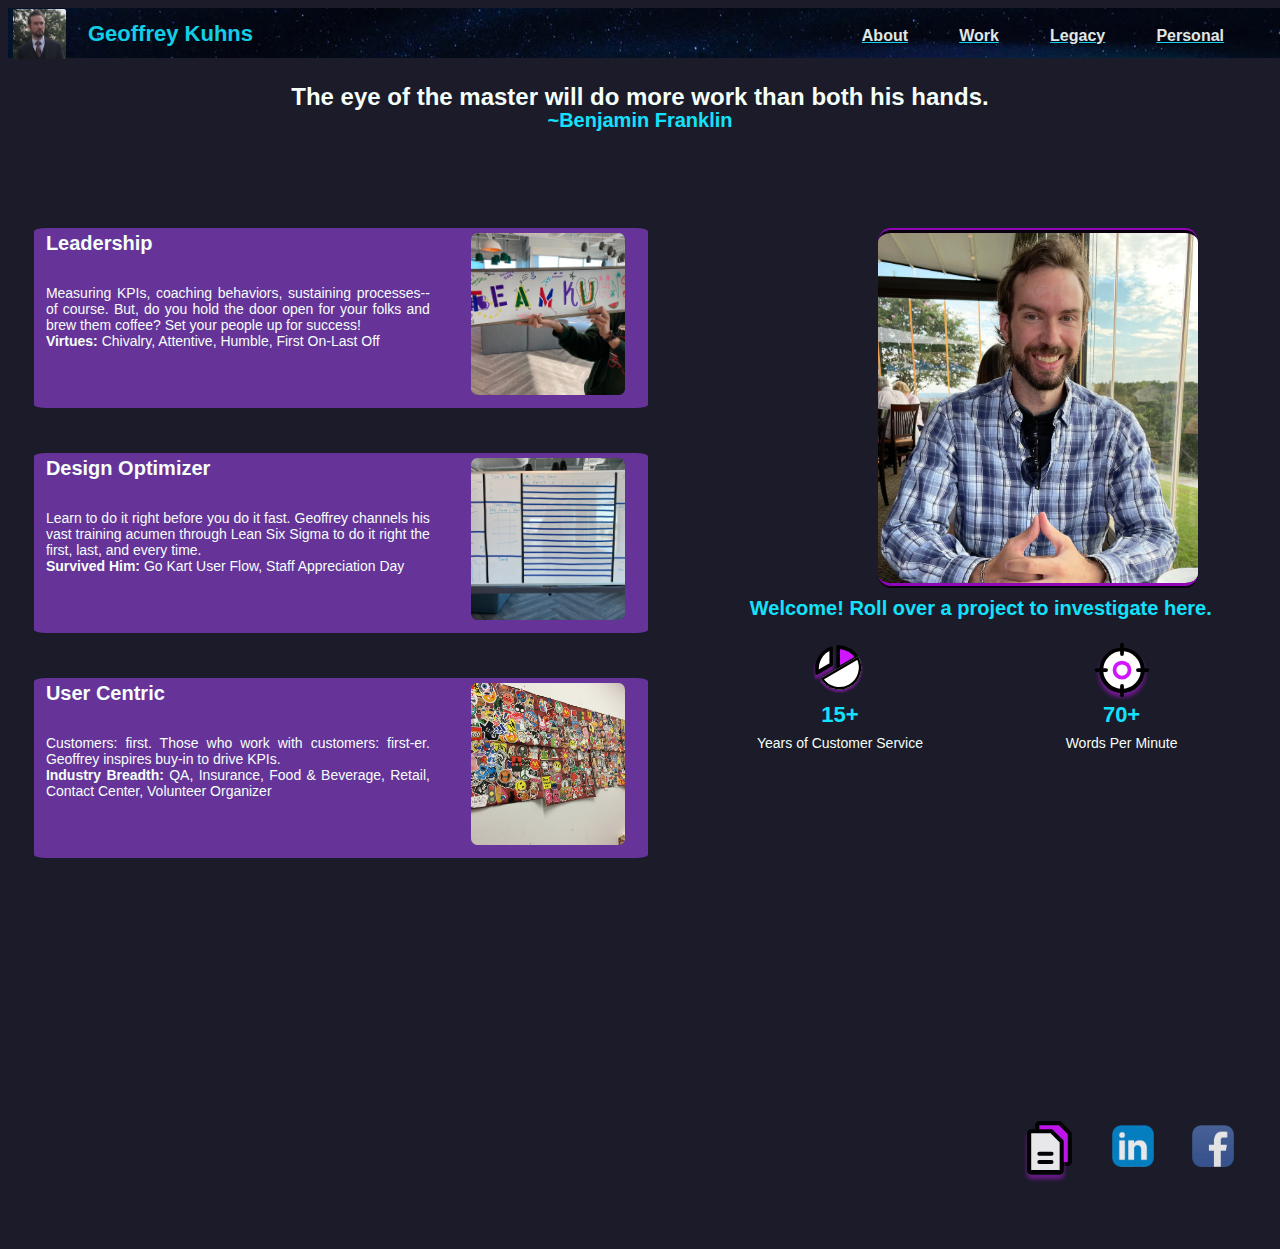
<file: index.html>
<!--Portfolio Index-->
<!DOCTYPE html>
<html>
    <head>
        <title>Geo Bio</title>
        <link href="css/style.css" rel="stylesheet" type="text/css">
        <link rel="icon" type="image/x-icon" href="images/placeholder-logo.jpg" alt="Geo's Portrait">
        
        <!-- Global site tag (gtag.js) - Google Analytics -->
        <script async src="https://www.googletagmanager.com/gtag/js?id=G-NHR175F5G0"></script>
        <script>
            window.dataLayer = window.dataLayer || [];
            function gtag(){dataLayer.push(arguments);}
            gtag('js', new Date());
            gtag('config', 'G-NHR175F5G0');
        </script>
    </head>
    <body id="bodyDisplay">
        <!--HEADER-->
        <header class="navigation" id="topNav">
            <!--Name Etc.-->
            <div class="inline-block">
                <img src="images/GeoPic-SuitSquare.jpg" id="logo" alt="Geo Portrait">
                <h2 class="normText" id="name">Geoffrey Kuhns </h2>
            </div>
            <div id="nullCenterTop"></div>
            <!--Links Etc.-->
            <nav id="navButton">
                <ul>
                    <li class="list-format"><a href="index.html"><h5 id="nav1">About</h5></a></li>
                    <li class="list-format"><a href="work.html"><h5 id="nav2">Work</h5></a></li>
                    <li class="list-format"><a href="legacy.html"><h5 id="nav3">Legacy</h5></a></li>
                    <li class="list-format"><a href="personal.html"><h5 id="nav4">Personal</h5></a></li>
                </ul>
            </nav>
        </header>
        <!--Quote/Inspiration-->
        <section id="bannerQuote">
            <h1 id="hQuote">
                The eye of the master will do more work than both his hands.
            </h1>
            <h4 class="normText" id="hAuthor">
                ~Benjamin Franklin
            </h4>
        </section>
        <!--Content: Main Body of-->
        <section id="bodyMain">
            <div id="nullLeft" class="bodyColumn">
                <!--left gutter-->
            </div>
            <div id="detailColumn" class="bodyColumn">
                <div class="card" id="about-lead">
                    <h3 class="cardTitle normText">Leadership</h3>
                    <p class="cardDetails normText">
                        Measuring KPIs, coaching behaviors, sustaining processes--of course. But, do you hold the door open for your folks and brew them coffee? Set your people up for success!
                        <br><b>Virtues:</b> Chivalry, Attentive, Humble, First On-Last Off
                    </p>
                    <img src="images/Team Kuhns B.jpg" class="cardPic" id="pic-lead" alt="Team Sign">
                </div>
                <div class="card" id="about-change">
                    <h3 class="cardTitle normText">Design Optimizer</h3>
                    <p class="cardDetails normText">
                        Learn to do it right before you do it fast. Geoffrey channels his vast training acumen through Lean Six Sigma to do it right the first, last, and every time.
                        <br><b>Survived Him:</b> Go Kart User Flow, Staff Appreciation Day
                    </p>
                    <img src="images/WBoard Default.jpg" class="cardPic" id="pic-change" alt="Metrics Board Design">
                </div>
                <div class="card" id="about-user">
                    <h3 class="cardTitle normText">User Centric</h3>
                    <p class="cardDetails normText">
                        Customers: first. Those who work with customers: first-er. Geoffrey inspires buy-in to drive KPIs.
                        <br><b>Industry Breadth:</b> QA, Insurance, Food & Beverage, Retail, Contact Center, Volunteer Organizer
                    </p>
                    <img src="images/WOW Boards.JPG" class="cardPic" id="pic-user" alt="Staff Recognition Board">
                </div>
            </div>
            <div id="nullCenter" class="bodyColumn">
                <!--center "gutter"-->
            </div>
            <div id="heroSpace" class="bodyColumn">
                <a href="caseStudies/Case Study - DASNW.pdf" id="heroRef">
                    <img src="images/Steiner August Smaller.jpg" id="heroPic" alt="Geoffrey Smiling">
                </a>
                <h4 class="normText" id="heroText">
                    Welcome! Roll over a project to investigate here.
                </h4>
                <div id="heroStatLeft">
                    <img id="iconLeft" src="images/Pie Chart.svg" class="statIcon" alt="Pie Chart">
                    <h2 class="normText" id="statNumLeft">15+</h2>
                    <p class="normText" id="statTextLeft">
                    Years of Customer Service
                    </p>
                </div>
                <div id="heroStatGap">
                    <!--StatGap-->
                </div>
                <div id="heroStatRight">
                    <img id="iconRight" src="images/Crosshair.svg" class="statIcon" alt="Cross Hair">
                    <h2 class="normText" id="statNumRight">70+</h2>
                    <p class="normText" id="statTextRight">
                        Words Per Minute
                    </p>
                </div>
            </div>
            <div id="nullRight" class="bodyColumn">
                <!--right gutter-->
            </div>
        </section><!-- <<end of bodyMain-->
        <!--FOOTER-->
        <div class="navigation" id="botNav">
            <!--Social Media-->
            <nav>
                <a href="Resume-KuhnsGeoffrey.pdf"><img src="images/Doc.svg" class="socialIcon" id="socialRes" alt="Resume"></a>
                <a href="https://www.linkedin.com/in/geoffrey-kuhns-46357425/"><img src="images/Favicon LinkedIn 2.png" class="socialIcon" id="socialLink" alt="Linked In"></a>
                <a href="https://www.facebook.com/geoffrey.kuhns"><img src="images/Favicon Facebook 2.png" class="socialIcon" id="socialFaz" alt="Facebook"></a>
            </nav>
        </div>
        
        <script src="https://code.jquery.com/jquery-3.4.1.min.js"></script>
        <script src="https://ajax.googleapis.com/ajax/libs/jquery/3.4.1/jquery.min.js"></script>
        <script src="js/index.js"></script>
    </body>
</html>
</file>
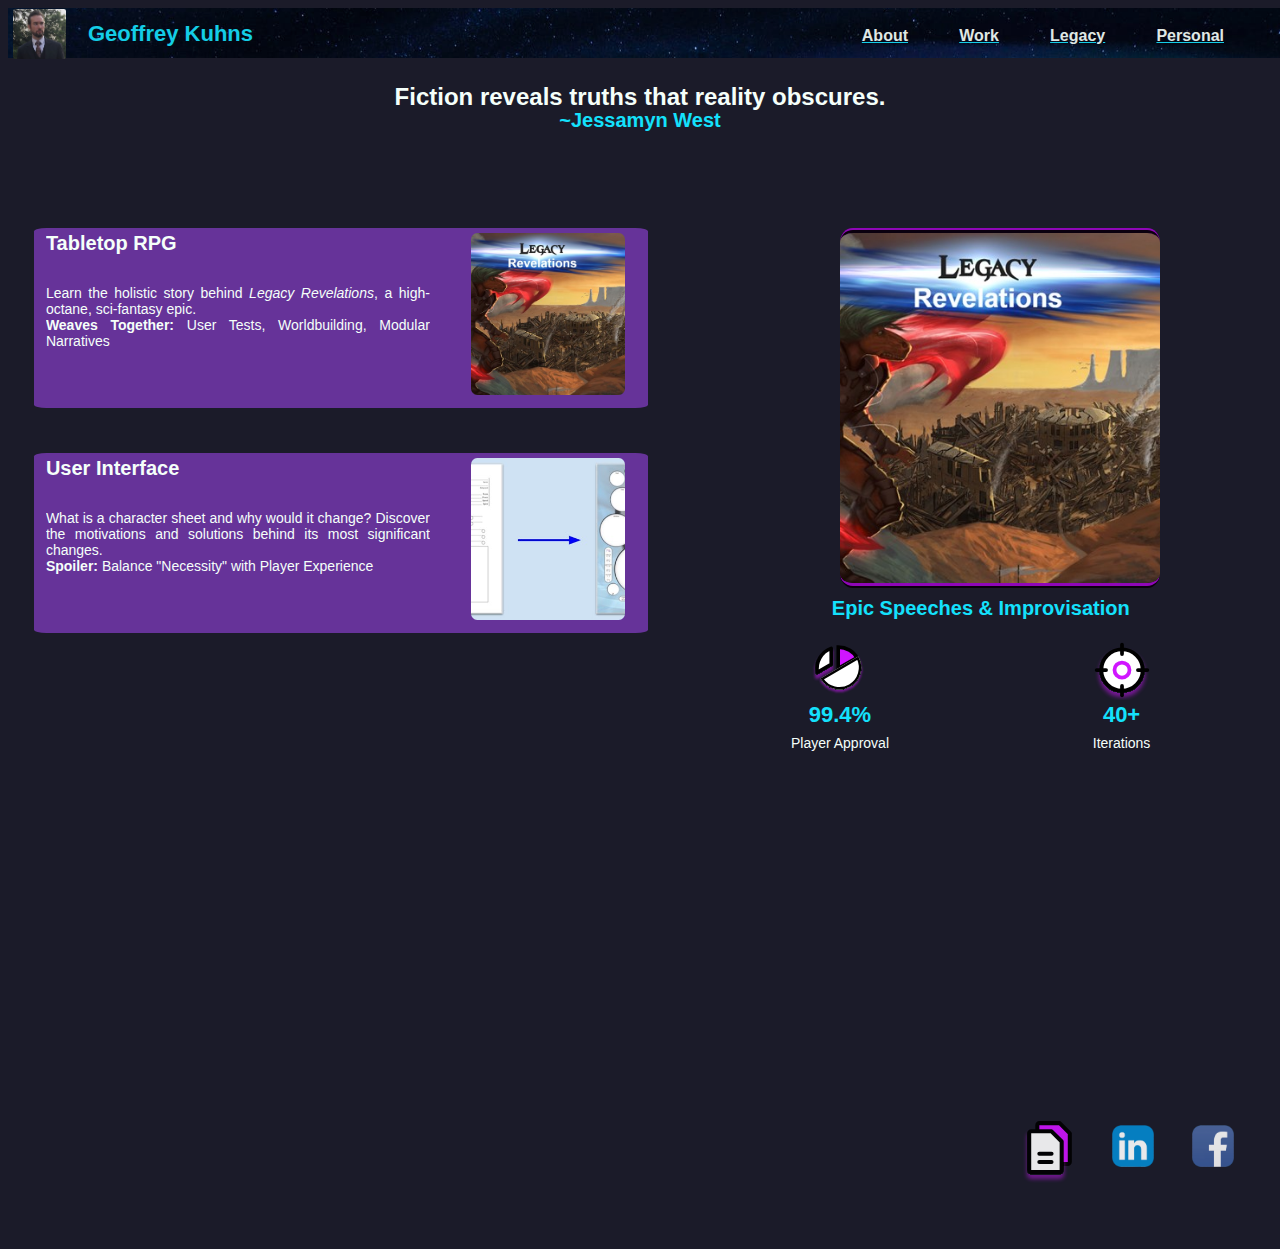
<file: legacy.html>
<!--Portfolio Index-->
<!DOCTYPE html>
<html>
    <head>
        <title>Geo Bio</title>
        <link href="css/style.css" rel="stylesheet" type="text/css">
        <link rel="icon" type="image/x-icon" href="images/placeholder-logo.jpg" alt="Geo's Portrait">
        
        <!-- Global site tag (gtag.js) - Google Analytics -->
        <script async src="https://www.googletagmanager.com/gtag/js?id=G-NHR175F5G0"></script>
        <script>
            window.dataLayer = window.dataLayer || [];
            function gtag(){dataLayer.push(arguments);}
            gtag('js', new Date());
            gtag('config', 'G-NHR175F5G0');
        </script>
    </head>
    <body id="bodyDisplay">
        <!--HEADER-->
        <header class="navigation" id="topNav">
            <!--Name Etc.-->
            <div class="inline-block">
                <img src="images/GeoPic-SuitSquare.jpg" id="logo" alt="Geo Portrait">
                <h2 class="normText" id="name">Geoffrey Kuhns </h2>
            </div>
            <div id="nullCenterTop"></div>
            <!--Links Etc.-->
            <nav id="navButton">
                <ul>
                    <li class="list-format"><a href="index.html"><h5 id="nav1">About</h5></a></li>
                    <li class="list-format"><a href="work.html"><h5 id="nav2">Work</h5></a></li>
                    <li class="list-format"><a href="legacy.html"><h5 id="nav3">Legacy</h5></a></li>
                    <li class="list-format"><a href="personal.html"><h5 id="nav4">Personal</h5></a></li>
                </ul>
            </nav>
        </header>
        <!--Quote/Inspiration-->
        <section id="bannerQuote">
            <h1 id="hQuote">
                Fiction reveals truths that reality obscures.
            </h1>
            <h4 class="normText" id="hAuthor">
                ~Jessamyn West
            </h4>
        </section>
        <!--Content: Main Body of-->
        <section id="bodyMain">
            <div id="nullLeft" class="bodyColumn">
                <!--left gutter-->
            </div>
            <div id="detailColumn" class="bodyColumn">
                <div class="card" id="legacy-rpg">
                    <h3 class="cardTitle normText">Tabletop RPG</h3>
                    <p class="cardDetails normText">
                        Learn the holistic story behind <i>Legacy Revelations</i>, a high-octane, sci-fantasy epic.
                        <br><b>Weaves Together:</b> User Tests, Worldbuilding, Modular Narratives
                    </p>
                    <img src="images/Legacy-siteSplash.jpg" class="cardPic" id="pic-rpg" alt="Sample 3">
                </div>
                <div class="card" id="legacy-charSheet">
                    <h3 class="cardTitle normText">User Interface</h3>
                    <p class="cardDetails normText">
                        What is a character sheet and why would it change? Discover the motivations and solutions behind its most significant changes.
                        <br><b>Spoiler:</b> Balance "Necessity" with Player Experience
                    </p>
                    <img src="images/Legacy-CharSheetHero.jpg" class="cardPic" id="pic-charSheet" alt="Drive a Senior Northwest">
                </div>
                <!--<div class="card" id="legacy-con">
                    <h3 class="cardTitle normText">Showmanship</h3>
                    <p class="cardDetails normText">
                        From first impressions to last--how <i>Legacy</i> was a consistent convention success.
                        <br><b>Notable:</b> Comicpalooza, IKKiCON, ChupacabraCon
                    </p>
                    <img src="images/Dice Setup.JPG" class="cardPic" id="pic-con" alt="Sample 2">
                </div>-->
            </div>
            <div id="nullCenter" class="bodyColumn">
                <!--center "gutter"-->
            </div>
            <div id="heroSpace" class="bodyColumn">
                <a href="caseStudies/Case Study - DASNW.pdf" id="heroRef">
                    <img src="images/Legacy-siteSplash.jpg" id="heroPic" style="margin-left: 9vw" alt="Main Display Picture">
                </a>
                <h4 class="normText" id="heroText">
                    Epic Speeches & Improvisation
                </h4>
                <div id="heroStatLeft">
                    <img id="iconLeft" src="images/Pie Chart.svg" class="statIcon" alt="Pie Chart">
                    <h2 class="normText" id="statNumLeft">99.4%</h2>
                    <p class="normText" id="statTextLeft">
                        Player Approval
                    </p>
                </div>
                <div id="heroStatGap">
                    <!--StatGap-->
                </div>
                <div id="heroStatRight">
                    <img id="iconRight" src="images/Crosshair.svg" class="statIcon" alt="Cross Hair">
                    <h2 class="normText" id="statNumRight">40+</h2>
                    <p class="normText" id="statTextRight">
                        Iterations
                    </p>
                </div>
            </div>
            <div id="nullRight" class="bodyColumn">
                <!--right gutter-->
            </div>
        </section><!-- <<end of bodyMain-->
        <!--FOOTER-->
        <div class="navigation" id="botNav">
            <!--Social Media-->
            <nav>
                <a href="Resume-KuhnsGeoffrey.pdf"><img src="images/Doc.svg" class="socialIcon" id="socialRes" alt="Resume"></a>
                <a href="https://www.linkedin.com/in/geoffrey-kuhns-46357425/"><img src="images/Favicon LinkedIn 2.png" class="socialIcon" id="socialLink" alt="Linked In"></a>
                <a href="https://www.facebook.com/geoffrey.kuhns"><img src="images/Favicon Facebook 2.png" class="socialIcon" id="socialFaz" alt="Facebook"></a>
            </nav>
        </div>
        
        <script src="https://code.jquery.com/jquery-3.4.1.min.js"></script>
        <script src="https://ajax.googleapis.com/ajax/libs/jquery/3.4.1/jquery.min.js"></script>
        <script src="js/index.js"></script>
    </body>
</html>
</file>
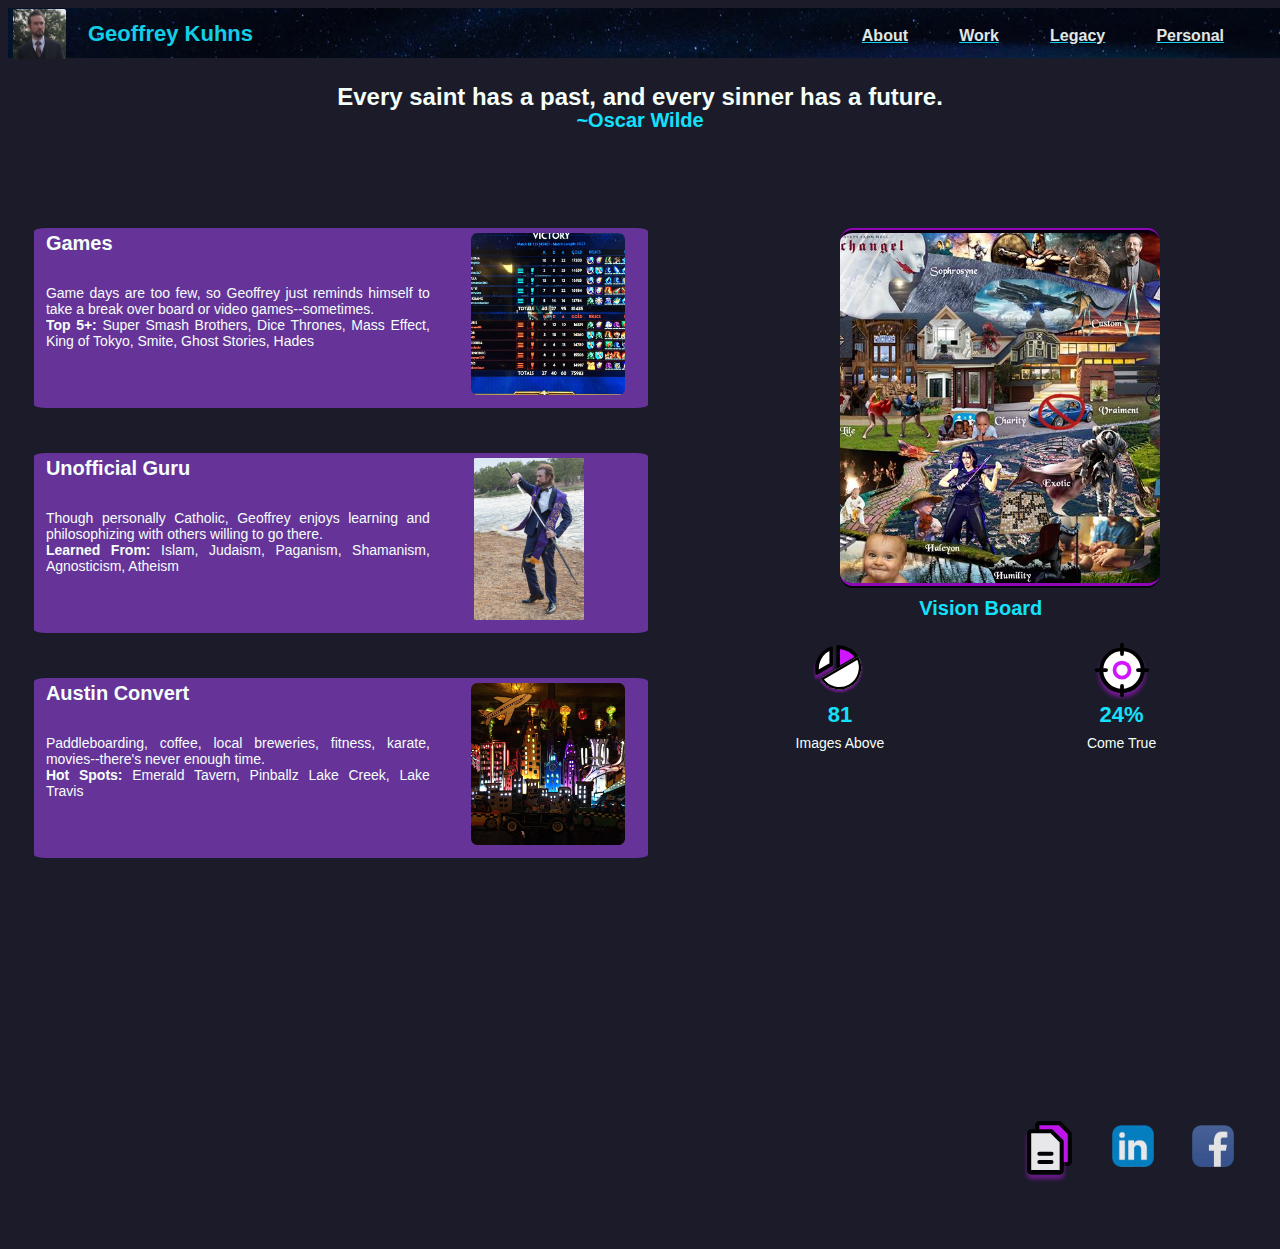
<file: personal.html>
<!--Portfolio Index-->
<!DOCTYPE html>
<html>
    <head>
        <title>Geo Bio</title>
        <link href="css/style.css" rel="stylesheet" type="text/css">
        <link rel="icon" type="image/x-icon" href="images/placeholder-logo.jpg" alt="Geo's Portrait">
        
        <!-- Global site tag (gtag.js) - Google Analytics -->
        <script async src="https://www.googletagmanager.com/gtag/js?id=G-NHR175F5G0"></script>
        <script>
            window.dataLayer = window.dataLayer || [];
            function gtag(){dataLayer.push(arguments);}
            gtag('js', new Date());
            gtag('config', 'G-NHR175F5G0');
        </script>
    </head>
    <body id="bodyDisplay">
        <!--HEADER-->
        <header class="navigation" id="topNav">
            <!--Name Etc.-->
            <div class="inline-block">
                <img src="images/GeoPic-SuitSquare.jpg" id="logo" alt="Geo Portrait">
                <h2 class="normText" id="name">Geoffrey Kuhns </h2>
            </div>
            <div id="nullCenterTop"></div>
            <!--Links Etc.-->
            <nav id="navButton">
                <ul>
                    <li class="list-format"><a href="index.html"><h5 id="nav1">About</h5></a></li>
                    <li class="list-format"><a href="work.html"><h5 id="nav2">Work</h5></a></li>
                    <li class="list-format"><a href="legacy.html"><h5 id="nav3">Legacy</h5></a></li>
                    <li class="list-format"><a href="personal.html"><h5 id="nav4">Personal</h5></a></li>
                </ul>
            </nav>
        </header>
        <!--Quote/Inspiration-->
        <section id="bannerQuote">
            <h1 id="hQuote">
                Every saint has a past, and every sinner has a future.
            </h1>
            <h4 class="normText" id="hAuthor">
                ~Oscar Wilde
            </h4>
        </section>
        <!--Content: Main Body of-->
        <section id="bodyMain">
            <div id="nullLeft" class="bodyColumn">
                <!--left gutter-->
            </div>
            <div id="detailColumn" class="bodyColumn">
                <div class="card" id="pers-games">
                    <h3 class="cardTitle normText">Games</h3>
                    <p class="cardDetails normText">
                        Game days are too few, so Geoffrey just reminds himself to take a break over board or video games--sometimes.
                        <br><b>Top 5+:</b> Super Smash Brothers, Dice Thrones, Mass Effect, King of Tokyo, Smite, Ghost Stories, Hades
                    </p>
                    <img src="images/Smite Screen.JPG" class="cardPic" id="pic-games" alt="Drive a Senior Northwest">
                </div>
                <div class="card" id="pers-guru">
                    <h3 class="cardTitle normText">Unofficial Guru</h3>
                    <p class="cardDetails normText">
                        Though personally Catholic, Geoffrey enjoys learning and philosophizing with others willing to go there.
                        <br><b>Learned From:</b> Islam, Judaism, Paganism, Shamanism, Agnosticism, Atheism
                    </p>
                    <img src="images/KnightDraw.jpg" class="cardPic" id="pic-guru" style="object-fit:contain" alt="Sample 3">
                </div>
                <div class="card" id="pers-hobbies">
                    <h3 class="cardTitle normText">Austin Convert</h3>
                    <p class="cardDetails normText">
                        Paddleboarding, coffee, local breweries, fitness, karate, movies--there's never enough time.
                        <br><b>Hot Spots:</b> Emerald Tavern, Pinballz Lake Creek, Lake Travis
                    </p>
                    <img src="images/Austin Oasis.JPG" class="cardPic" id="pic-hobbies" alt="Sample 2">
                </div>
            </div>
            <div id="nullCenter" class="bodyColumn">
                <!--center "gutter"-->
            </div>
            <div id="heroSpace" class="bodyColumn">
                <a href="caseStudies/Case Study - DASNW.pdf" id="heroRef">
                    <img src="images/Vision Board.jpg" id="heroPic" style="margin-left: 9vw" alt="Main Display Picture">
                </a>
                <h4 class="normText" id="heroText">
                    Vision Board
                </h4>
                <div id="heroStatLeft">
                    <img id="iconLeft" src="images/Pie Chart.svg" class="statIcon" alt="Pie Chart">
                    <h2 class="normText" id="statNumLeft">81</h2>
                    <p class="normText" id="statTextLeft">Images Above</p>
                    <!--<pre>tag preserves spacing and formatting, but doesnt seem to help popping-->
                </div>
                <div id="heroStatGap">
                    <!--StatGap-->
                </div>
                <div id="heroStatRight">
                    <img id="iconRight" src="images/Crosshair.svg" class="statIcon" alt="Cross Hair">
                    <h2 class="normText" id="statNumRight">24%</h2>
                    <p class="normText" id="statTextRight">Come True</p>
                </div>
            </div>
            <div id="nullRight" class="bodyColumn">
                <!--right gutter-->
            </div>
        </section><!-- <<end of bodyMain-->
        <!--FOOTER-->
        <div class="navigation" id="botNav">
            <!--Social Media-->
            <nav>
                <a href="Resume-KuhnsGeoffrey.pdf"><img src="images/Doc.svg" class="socialIcon" id="socialRes" alt="Resume"></a>
                <a href="https://www.linkedin.com/in/geoffrey-kuhns-46357425/"><img src="images/Favicon LinkedIn 2.png" class="socialIcon" id="socialLink" alt="Linked In"></a>
                <a href="https://www.facebook.com/geoffrey.kuhns"><img src="images/Favicon Facebook 2.png" class="socialIcon" id="socialFaz" alt="Facebook"></a>
            </nav>
        </div>
        
        <script src="https://code.jquery.com/jquery-3.4.1.min.js"></script>
        <script src="https://ajax.googleapis.com/ajax/libs/jquery/3.4.1/jquery.min.js"></script>
        <script src="js/index.js"></script>
    </body>
</html>
</file>
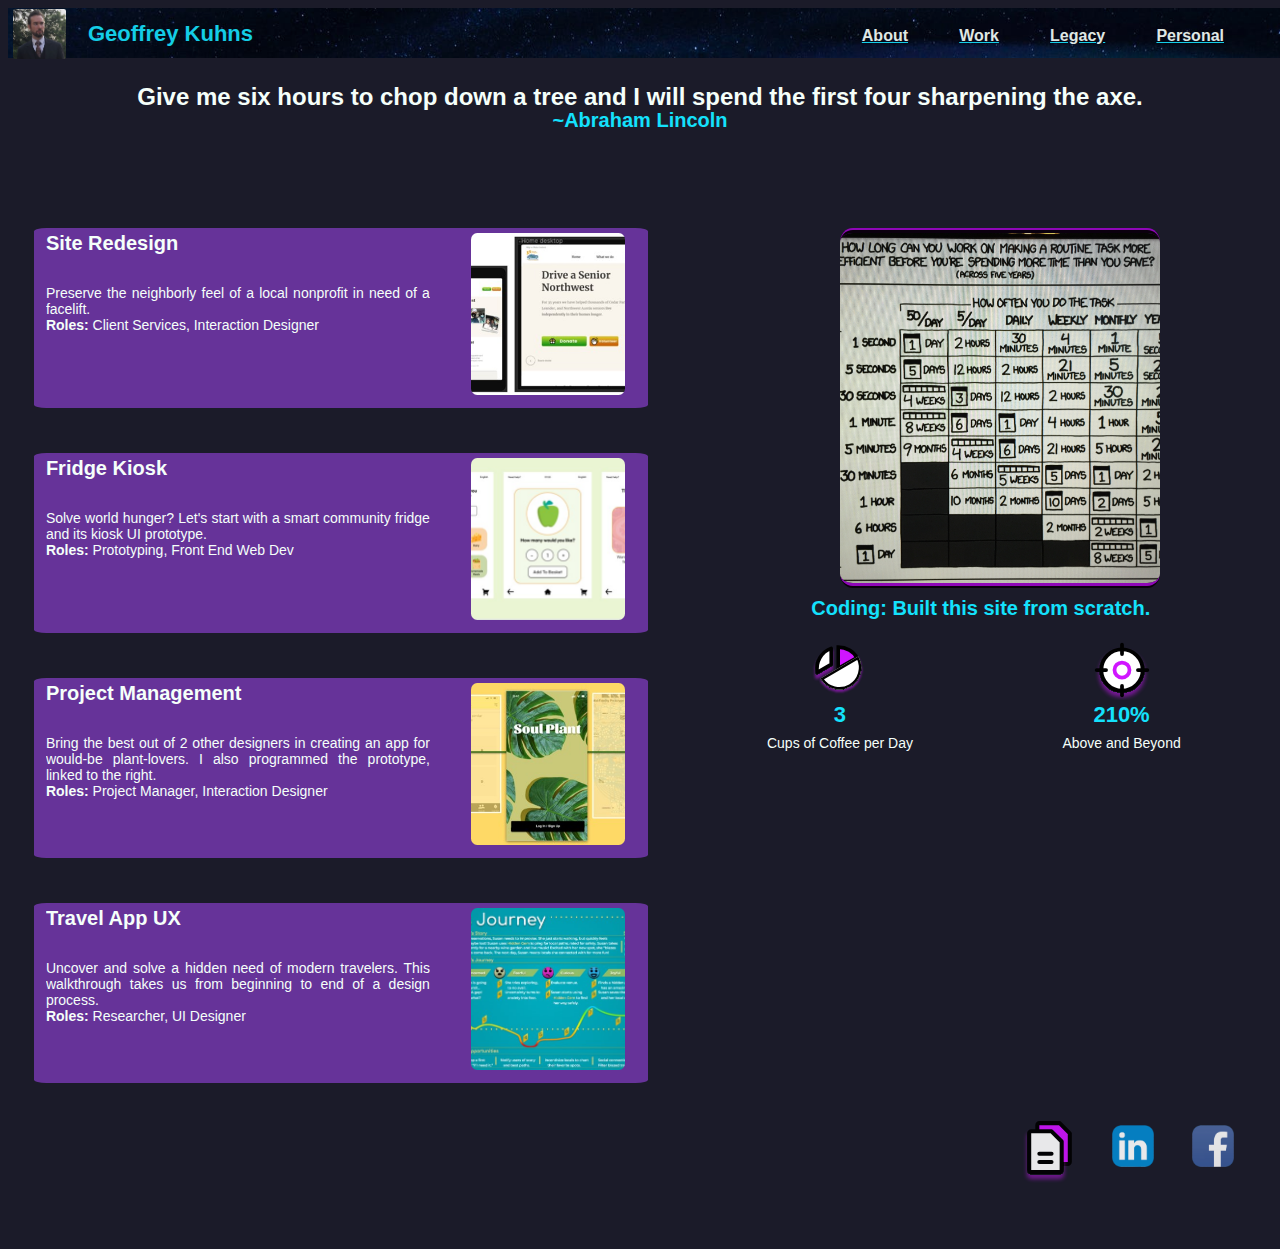
<file: work.html>
<!--Portfolio Index-->
<!DOCTYPE html>
<html>
    <head>
        <title>Geo Bio</title>
        <link href="css/style.css" rel="stylesheet" type="text/css">
        <link rel="icon" type="image/x-icon" href="images/placeholder-logo.jpg" alt="Geo's Portrait">
        
        <!-- Global site tag (gtag.js) - Google Analytics -->
        <script async src="https://www.googletagmanager.com/gtag/js?id=G-NHR175F5G0"></script>
        <script>
            window.dataLayer = window.dataLayer || [];
            function gtag(){dataLayer.push(arguments);}
            gtag('js', new Date());
            gtag('config', 'G-NHR175F5G0');
        </script>
    </head>
    <body id="bodyDisplay">
        <!--HEADER-->
        <header class="navigation" id="topNav">
            <!--Name Etc.-->
            <div class="inline-block">
                <img src="images/GeoPic-SuitSquare.jpg" id="logo" alt="Geo Portrait">
                <h2 class="normText" id="name">Geoffrey Kuhns </h2>
            </div>
            <div id="nullCenterTop"></div>
            <!--Links Etc.-->
            <nav id="navButton">
                <ul>
                    <li class="list-format"><a href="index.html"><h5 id="nav1">About</h5></a></li>
                    <li class="list-format"><a href="work.html"><h5 id="nav2">Work</h5></a></li>
                    <li class="list-format"><a href="legacy.html"><h5 id="nav3">Legacy</h5></a></li>
                    <li class="list-format"><a href="personal.html"><h5 id="nav4">Personal</h5></a></li>
                </ul>
            </nav>
        </header>
        <!--Quote/Inspiration-->
        <section id="bannerQuote">
            <h1 id="hQuote">
                Give me six hours to chop down a tree and I will spend the first four sharpening the axe.
            </h1>
            <h4 class="normText" id="hAuthor">
                ~Abraham Lincoln
            </h4>
        </section>
        <!--Content: Main Body of-->
        <section id="bodyMain">
            <div id="nullLeft" class="bodyColumn">
                <!--left gutter-->
            </div>
            <div id="detailColumn" class="bodyColumn">
                <div class="card" id="work-DASNW">
                    <h3 class="cardTitle normText">Site Redesign</h3>
                    <p class="cardDetails normText">
                        Preserve the neighborly feel of a local nonprofit in need of a facelift.
                        <br><b>Roles:</b> Client Services, Interaction Designer
                    </p>
                    <img src="images/DASNW-formats.jpg" class="cardPic" id="pic-DASNW" alt="Drive a Senior Northwest Site Re-Design">
                </div>
                <div class="card" id="work-FridgeFA">
                    <h3 class="cardTitle normText">Fridge Kiosk</h3>
                    <p class="cardDetails normText">
                        Solve world hunger? Let's start with a smart community fridge and its kiosk UI prototype.
                        <br><b>Roles:</b> Prototyping, Front End Web Dev
                    </p>
                    <img src="images/FFA Screens.jpg" class="cardPic" id="pic-FridgeFA" alt="Fridge For All Community Fridge">
                </div>
                <div class="card" id="work-SPlant">
                    <h3 class="cardTitle normText">Project Management</h3>
                    <p class="cardDetails normText">
                        Bring the best out of 2 other designers in creating an app for would-be plant-lovers. I also programmed the prototype, linked to the right.
                        <br><b>Roles:</b> Project Manager, Interaction Designer
                    </p>
                    <img src="images/SoulPlant Hype.jpg" class="cardPic" id="pic-SPlant" alt="Soul Plant Wellness App">
                </div>
                <div class="card" id="work-HGem">
                    <h3 class="cardTitle normText">Travel App UX</h3>
                    <p class="cardDetails normText">
                        Uncover and solve a hidden need of modern travelers. This walkthrough takes us from beginning to end of a design process.
                        <br><b>Roles:</b> Researcher, UI Designer
                    </p>
                    <img src="images/Susans Journey.jpg" class="cardPic" id="pic-HGem" alt="Hidden Gem Travel App">
                </div>
            </div>
            <div id="nullCenter" class="bodyColumn">
                <!--center "gutter"-->
            </div>
            <div id="heroSpace" class="bodyColumn">
                <a href="caseStudies/Case Study - DASNW.pdf" id="heroRef">
                    <img src="images//Efficiency Diagram.JPG" id="heroPic" style="margin-left: 9vw" alt="Main Display Picture">
                </a>
                <h4 class="normText" id="heroText">
                    Coding: Built this site from scratch.
                </h4>
                <div id="heroStatLeft">
                    <img id="iconLeft" src="images/Pie Chart.svg" class="statIcon" alt="Pie Chart">
                    <h2 class="normText" id="statNumLeft">3</h2>
                    <p class="normText" id="statTextLeft">
                        Cups of Coffee per Day
                    </p>
                </div>
                <div id="heroStatGap">
                    <!--StatGap-->
                </div>
                <div id="heroStatRight">
                    <img id="iconRight" src="images/Crosshair.svg" class="statIcon" alt="Cross Hair">
                    <h2 class="normText" id="statNumRight">210%</h2>
                    <p class="normText" id="statTextRight">
                        Above and Beyond
                    </p>
                </div>
            </div>
            <div id="nullRight" class="bodyColumn">
                <!--right gutter-->
            </div>
        </section><!-- <<end of bodyMain-->
        <!--FOOTER-->
        <div class="navigation" id="botNav">
            <!--Social Media-->
            <nav>
                <a href="Resume-KuhnsGeoffrey.pdf"><img src="images/Doc.svg" class="socialIcon" id="socialRes" alt="Resume"></a>
                <a href="https://www.linkedin.com/in/geoffrey-kuhns-46357425/"><img src="images/Favicon LinkedIn 2.png" class="socialIcon" id="socialLink" alt="Linked In"></a>
                <a href="https://www.facebook.com/geoffrey.kuhns"><img src="images/Favicon Facebook 2.png" class="socialIcon" id="socialFaz" alt="Facebook"></a>
            </nav>
        </div>
        
        <script src="https://code.jquery.com/jquery-3.4.1.min.js"></script>
        <script src="https://ajax.googleapis.com/ajax/libs/jquery/3.4.1/jquery.min.js"></script>
        <script src="js/index.js"></script>
    </body>
</html>
</file>
<file: css/style.css>
/*Portfolio Style Sheet*/

/*Style Tyle universal styling only*/
/*pre-vh/w scaling, font-sizes in order: 28,26,24,24,20,18,18*/
h1{
    color:mintcream;
    font-family: "Expletus Sans","Arima Madurai","Spectral","Georgia",sans-serif;
    font-size: 24px;
}
h2{
    color: #14E1FC;
    font-family: "Expletus Sans","Arima Madurai","Spectral","Georgia",sans-serif;
    font-size: 22px;
}
h3{
    color:mintcream;
    font-family: "Expletus Sans","Arima Madurai","Spectral","Georgia",sans-serif;
    font-size: 20px;
}
h4{
    color: #14E1FC;
    font-family: "Kanit","K2D","Epilogue","Cambria",sans-serif;
    font-size: 20px;
}
h5{
    color:mintcream;
    font-family: "Kanit","K2D","Epilogue","Cambria",sans-serif;
    font-size: 16px;
}
p{
    color:mintcream;
    font-family: "Kanit","K2D","Epilogue","Cambria",sans-serif;
    font-size: 14px;
}
pre{
    color:mintcream;
    font-family: "Kanit","K2D","Epilogue","Cambria",sans-serif;
    font-size: 14px;
}/*<pre>tag preserves spacing and formatting, but doesnt seem to help popping*/
ul{
    list-style: none;
    display: flex;
    /*margin:1%;
   /*background-color: olive;*/
}
a{
    color: #14E1FC;
}

*{
    box-sizing: border-box;
}/* ^^W3 says helps layout: includes padding and borders in element sizes for gridding*/

/*Style Tyle universal styling ^^^^^^^^^^^^*/


#bodyDisplay{
    background-color: #1B1B29;

    display: grid;
    /*grid-template-rows:     8.33%       16.67%          66.67%      8.33%   ;*/
    /*grid-template-rows:     .25fr        2fr             8fr         .75fr     ;*/
    grid-template-rows:     5vh         18vh            100vh        14vh    ;
    grid-template-areas:    "topNav"    "bannerQuote"   "bodyMain"  "botNav";
}

#topNav{
    width:100%;
    /*height: 60px;*/
    height: 50px;
    position:fixed;
    z-index: 10;

    grid-area: topNav;
    display: grid;
    /*grid-template-columns:1fr     4fr     3fr             5fr;*/
    grid-template-columns:  20vw    20vw    1vw            15vw; /*nullCenter was 24vw*/
    grid-template-areas:    "logo   name    nullCenterTop   navButton";
}

.navigation{
    background-image: url("../images/Aurora\ Blur\ Stein\ Egil\ Liland.jpeg");
    background-size: cover;
    background-attachment: fixed;
    opacity: 90%;
}/*sets the header/footer picture and style*/


.list-format{
    /*width: 100px;
    transform: translate(10%,0px);*/
    margin-right: 4vw;
    margin-top: -25px;
}
/*.list-format:hover{
    text-shadow: 0px 4px 12px #0a8dca;
    transition: 0.2s;
}*/

#nav1{
    /*About-Home
    for js targeting*/
}
#nav2{
    /*Work
    for js targeting*/
}
#nav3{
    /*Legacy
    for js targeting*/
}
#nav4{
    /*Personal
    for js targeting*/
}
#nav1:hover{
    text-shadow: 0px 4px 12px #32e60e;
    transition: 0.2s;
}
#nav2:hover{
    text-shadow: 0px 4px 12px #df0d0d;
    transition: 0.2s;
}
#nav3:hover{
    text-shadow: 0px 4px 12px #0b3bdb;
    transition: 0.2s;
}
#nav4:hover{
    text-shadow: 0px 4px 12px #cde20a;
    transition: 0.2s;
}

.inline-block{
    display: inline-block;
    vertical-align: middle;
}

/*topNav grid area declarations*/
#logo{
    /*width:20%;*/
    height: 50px;
    margin:2%;
    margin-top: 3.5%;
    margin-right: 10%;
    float: left;
    opacity: 100% !important; /*doesn't currently work*/
    border-radius: 4%;
    z-index: 8;

    display: grid;
    grid-area: logo;
    position: absolute;
    transform:translate(0px,-8px);

    transition-property: all;
    transition-duration: 0.3s;
    transition-timing-function: ease-out;
    transition-delay: 0.1s;
}
#logo:hover{
    height: 20vh;
    
    /*transform: translate(-48px,-20px);*/

}
#name{
    /*width: 300px;*/
    width: 20vw;
    margin: 5%;
    margin-left: 20px;
    
    grid-area: name;
    transform: translate(60px,0px);
}
#nullCenterTop{
    grid-area: nullCenterTop;
}
#navButton{
    grid-area: navButton;
    align-items: flex-end;
    padding: 1px;
    margin-left: 150%; /*calc(10% + 10vw);*/
}
/*topNav grid area declarations^^^^^^^^^^^^^*/

/*all things bannerQuote*/
#bannerQuote{
    grid-area: bannerQuote;
    text-align: center;

    cursor:pointer;
}

#hQuote{
    /*padding-bottom: 0px auto;*/
    margin-top: 30px;
}
#hQuote:hover{
    text-shadow: 0px 4px 12px #0a8dca;
    transition: 0.2s;
}
#hAuthor{
    margin-top: -2vh;
}
/*all things bannerQuote^^^^^^^^^^^^^^^^^^^^*/

/*keep the cursor from trying to type into text fields*/
.normText{
    cursor: default;
}

/*bodyMain declarations*/
#bodyMain{
    width:100%;
    text-align: center;
    
    display: grid;
    grid-area: bodyMain;
    /*grid-column-gap: 0.5%;
    grid-row-gap:    0.5%;*/

    /*grid-template-columns:  1fr         4fr             1fr         5fr         1fr       ;*//*pre-feedback*/
    /*grid-template-columns:  .5fr         5.5fr             .5fr         5fr         .5fr       ;*/
    grid-template-columns:  1vw         50vw            4vw        40vw        1vw       ;
    grid-template-areas:    "nullLeft   detailColumn    nullCenter  heroSpace   nullRight";
}

.bodyColumn{
    /*margin: 0px;*/
    margin: 1vw;
    display: block; /*allows cards to sit on top of each other; grid = evenly fills space
                    could technically affect Hero & Gutters, as well*/
}

#nullLeft{
    grid-area: nullLeft;
}
#detailColumn{
    grid-area: detailColumn;
}
#nullCenter{
    grid-area: nullCenter;
}
#heroSpace{
    grid-area: heroSpace;
    display: grid;
    /*box-shadow: 0px 0px 100px #11c6e6 inset;*/

    /*grid-template-columns:  2fr 1fr 2fr;
    grid-template-rows:     3fr .5fr 2fr;*/

    /*grid-template-columns:  40% 20% 40%;
    grid-template-rows:     50% 10% 40%;*/

    /*grid-template-columns: 20vw 5vw 20vw;
    grid-template-rows: 32vh 5vh 5vh;*/
    grid-template-columns: 18vw 4vw 18vw;
    grid-template-rows: 40vh 5vh 20vh;
    grid-template-areas:
        "heroPic heroPic heroPic"
        "heroText heroText heroText"
        "heroStatLeft heroStatGap heroStatRight";
}
#nullRight{
    grid-area: nullRight;
}
/*bodyMain grid declarations^^^^^^^^^^^^^^^^^^^^^^*/


/*card declarations*/
.card{
    background-color: rebeccapurple;
    text-align: justify;
    /*height: 200px;*/
    height: 20vh;
    border-radius: 2%;
    margin-bottom: 5vh;

    padding-left:2%;
    padding-right:2%;

    display: grid;
    /*grid-template-columns: 65% 35%;
    grid-template-rows: 20% 80%;*/
    grid-template-columns: 30vw 10vw;
    grid-template-rows: 5vh 20vh;
    grid-template-areas:    "cardTitle cardPic"
                            "cardDetails cardPic";
    grid-column-gap: 4%;
    grid-row-gap:    2%;
}
.card:hover{
    box-shadow: 0px 4px 12px 2px rgba(20, 225, 252, 0.4);
    transition: 0.2s;
}

.cardTitle{
    grid-area: cardTitle;
    margin-top: 4px;
    margin-bottom: 1px;
    height:25px;
    overflow: hidden;
}
.cardDetails{
    grid-area: cardDetails;
    /*margin-top: 10%;*/
    height: 13.5vh;
    margin-top: 1vh;
    overflow: hidden;
}
.cardPic{
    height: 18vh;
    width: 120%;
    max-width: 15vw;
    border-radius: 4%;

    margin:4%;
    margin-left: 14%;
    grid-area: cardPic;
    object-fit: cover; /*rwd crop*/ /*for portraits: HTML overrides*/
}


/*heroSpace declarations*/
#heroPic{
    /*width:800px;
    height:450px;*/
    height: 40vh;
    max-width: 25vw;
    /*min-width: 15vw;*/

    /*this chunk is all border control*/
    border-radius: 4%;
    border-style:ridge;
    border-color: #4d0463;
    border-bottom-width: thick;
    border-top-width: thick;
    border-right: 0px;
    border-left: 0px; 

    grid-area: heroPic;
    position:initial;
    margin-left: 12vw;
    object-fit: cover; /*rwd crop*/
    z-index: -1; /*somewhere along border creation, heroPic started trumping topNav*/
}
#heroPic:hover{
    box-shadow: 0px 4px 12px 2px rgba(20, 225, 252, 0.4);
    transition: 0.2s;
}
#heroRef{
    /*for js targeting*/
}

#heroText{
    grid-area: heroText;
    /*z-index: 0;*//*puts it above the image*/
    margin-top: 1vh;
    margin-left: default;
}

#heroStatLeft{
    grid-area: heroStatLeft;
    margin: 4%;

    /*position: absolute; /*does stop popping...*/
}
#heroStatGap{
    grid-area: heroStatGap;
}
#heroStatRight{
    grid-area: heroStatRight;
    margin: 4%;

    /*position: absolute; /*does stop popping...*/
}
#iconLeft{
    margin-top: calc(88px - calc(14vw / 2 ));
}
#statNumLeft{
    margin-top: calc(150px - calc(14vw / 2 ));
}
#statTextLeft{
    margin-top: -12px; /*more px, less vh for tall screens*/
}
#iconRight{
    margin-top: calc(88px - calc(14vw / 2 ));
}
#statNumRight{
    /*margin-top: 14vh;*/
    margin-top: calc(150px - calc(14vw / 2 ));
}
#statTextRight{
    margin-top: -12px;
}

.statIcon{
    width: 60px;
    transform:translate(-30px,0px);
    position: absolute;

    transition-property: all;
    transition-duration: 0.15s;
    transition-timing-function: ease-out;
}

.statIcon:hover{
    width: 80px;
    transform: translate(-40px,-20px);
}
/*heroSpace declarations^^^^^^^^^^^^^^^^^^^^^^^^^^*/

#botNav{
    text-align: right;
    grid-area: botNav;
    align-items: end;
}

.socialIcon{
    width: 42px;
    margin: 20px;
    position: absolute;
    transform: translate(-180px,-10px);
    
    transition-property: all;
    transition-duration: 0.15s;
    transition-timing-function: ease-out;
    transition-delay: 0.1s;
}
.socialIcon:hover{
    width: 60px;
    transform: translate(-187px,-17px);
}
/*need a specific override to parse absolute positions*/
#socialRes{
    transform: translate(-275px,-20px);
    width: 65px;
}
#socialRes:hover{
    transform: translate(-282px,-27px);
    width: 80px;
}
#socialLink{
    /*for js targeting*/
}
#socialLink:hover{
    /*for js targeting*/
}
#socialFaz{
    transform: translate(-100px,-10px);
}
#socialFaz:hover{
    transform: translate(-107px,-17px);
}


#about-lead{
    /*for js targeting*/
}
#pic-lead{
    /*for js targeting*/
}
#about-change{
    /*for js targeting*/
}
#pic-change{
    /*for js targeting*/
}
#about-user{
    /*for js targeting*/
}
#pic-user{
    /*for js targeting*/
}

#work-DASNW{
    /*for js targeting*/
}
#pic-DASNW{
    /*for js targeting*/
}
#work-FridgeFA{
    /*for js targeting*/
}
#pic-FridgeFA{
    /*for js targeting*/
}
#work-SPlant{
    /*for js targeting*/
}
#pic-SPlant{
    /*for js targeting*/
}
#work-HGem{
    /*for js targeting*/
}
#pic-HGem{
    /*for js targeting*/
}

#legacy-rpg{
    /*for js targeting*/
}
#pic-rpg{
    /*for js targeting*/
}
#legacy-charSheet{
    /*for js targeting*/
}
#pic-charSheet{
    /*for js targeting*/
}
#legacy-con{
    /*for js targeting*/
}
#pic-con{
    /*for js targeting*/
}


#pers-games{
    /*for js targeting*/
}
#pic-games{
    /*for js targeting*/
}
#pers-guru{
    /*for js targeting*/
}
#pic-guru{
    width: 90%;
}
#pers-hobbies{
    /*for js targeting*/
}
#pic-hobbies{
    /*for js targeting*/
}
/*card declarations^^^^^^^^^^^^^^^^^^^^^^^^^^*/

/*Mobile*/
@media all and (max-width: 575px){
    
    #bodyDisplay{
        grid-template-rows:     50px       100px            1070px      60px     ;
        grid-template-areas:    "topNav"    "bannerQuote"   "bodyMain"  "botNav";
    }

    #topNav{
        height: 70px;

        grid-template-rows:     1fr;
        grid-template-columns:  1fr         1fr         3fr        ;
        grid-template-areas:    "logo       name        navButton  ";
    }
    #navButton{
        margin-left: 0px; /*calc(10% + 10vw);*/
    }
    
    #bodyMain{
        /*width:100%;
        text-align: center;
        
        display: grid;
        grid-area: bodyMain;
        grid-column-gap: 0.5%;
        grid-row-gap:    0.5%;*/

        grid-template-rows:     10vh         75vh          12vh            100px             10vh        ;
        grid-template-areas:    "nullLeft"  "heroSpace"  "nullCenter"   "detailColumn"  "nullRight";
    }
    
    #heroSpace{
        /*grid-area: heroSpace;
        display: grid;*/
        grid-template-columns: 29vw 4vw 29vw;
        grid-template-rows: 40vh 10vh 20vh;
        grid-template-areas:
            "heroPic heroPic heroPic"
            "heroText heroText heroText"
            "heroStatLeft heroStatGap heroStatRight";
    }

    #heroPic{
        max-width: 60vw;
        margin-left: 90px;
        /*position: sticky;
        top: 10px;*/
    }
    
    #heroText{
        margin-left: 10vw;
        margin-right: -5vw;
    }

    .card{
        width: 90vw;
        display: grid;
        grid-template-columns: 65vw 20vw;
        grid-template-rows: 5vh 20vh;
        /*grid-template-areas:    "cardTitle cardPic"
                                "cardDetails cardPic";
        grid-column-gap: 4%;
        grid-row-gap:    2%;*/
    }
    
    .cardPic{
        width: 40vw;
        /*margin:2%;
        text-align: center;
        grid-area: cardPic;*/
    }
    
    #iconLeft{
        margin-top: 20px;
        margin-left: 6vw;
    }
    #iconRight{
        margin-top: 20px;
        margin-left: 15vw;
    }
    #statNumLeft{
        margin-top: 80px;
        margin-left: 12vw;
    }
    #statNumRight{
        margin-top: 80px;
        margin-left: 25vw;
    }
    #statTextLeft{
        width: 200px;
        margin-left: 2vw;
    }
    #statTextRight{
        width: 200px;
        margin-left: 10vw;
    }
}

/*Desktop*/
@media all and (min-width: 1500px){

    p{
        font-size: 16px;
    }

    .cardPic{
        width: 200%;
    }
    
    #navButton{
        margin-left: 20vw; /*calc(10% + 10vw);*/
    }

    #iconLeft{
        margin-top: calc(118px - calc(14vw / 2 ));
    }
    #iconRight{
        margin-top: calc(118px - calc(14vw / 2 ));
    }
    #statNumLeft{
        margin-top: calc(180px - calc(14vw / 2 ));
    }
    #statNumRight{
        margin-top: calc(180px - calc(14vw / 2 ));
    }
}
</file>
